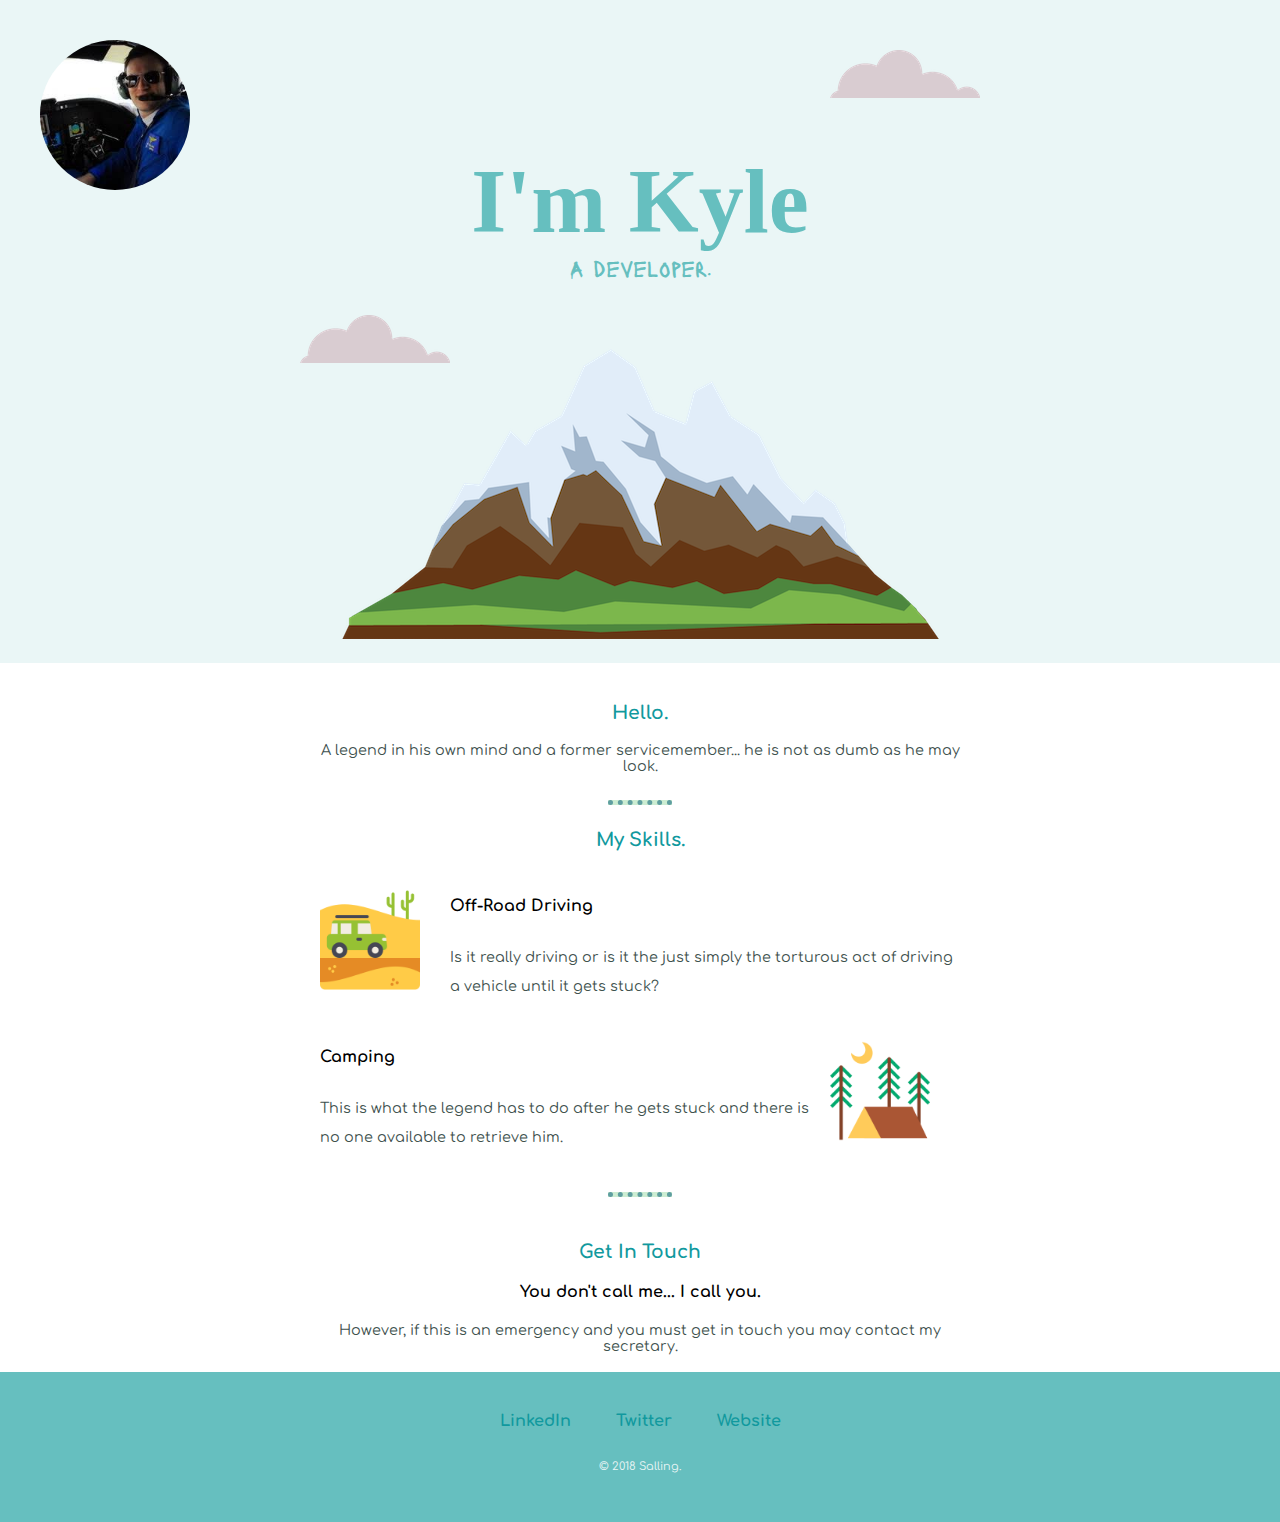
<file: index.html>
<!DOCTYPE html>
<html lang="en">
<head>
    <meta charset="UTF-8">
    <meta name="viewport" content="width=device-width, initial-scale=1.0">
    <title>Kyle Salling</title>
    <link rel="stylesheet" href="css/styles.css">
    <link rel="shortcut icon" href="images/favicon.ico" type="image/x-icon">
    <link href="https://fonts.googleapis.com/css?family=Comfortaa|Lacquer|Permanent+Marker&display=swap" rel="stylesheet">
</head>
<body>
    <div id="topContainer" class="squareDivs">
        <img id="profileImage" src="[data-uri]" alt="A Photo Of Kyle">
        <img class="topCloud" src="images/cloud.png" alt="Cloud Image">
        <h1>I'm Kyle</h1>
        <h2>A developer.</h2>
        <img class="bottomCloud" src="images/cloud.png" alt="Cloud Image">
        <img src="images/mountain.png" alt="Mountain Image">
    </div>
    <div class="middle-container">
        <div class="profile">
          
          <h3>Hello.</h3>
          <p class="profile-description">A legend in his own mind and a former servicemember... he is not as dumb as he may look.</p>
        </div>
        <hr>
        <div class="skills">
          <h3>My Skills.</h3>
          <div class="skill-row">
            <img class="skill-image" src="images/safari.png" alt="Offroad Vehicle Picture in the Desert">
            <h4>Off-Road Driving</h4>
            <p class="code-skill-description">Is it really driving or is it the just simply the torturous act of driving a vehicle until it gets stuck?</p>
          </div>
          <div class="skill-row">
            <img class="skill-image2" src="images/tent.png" alt="An icon of a tent in a forest under a partial moon">
            <h4>Camping</h4>
            <p class="code-skill-description2">This is what the legend has to do after he gets stuck and there is no one available to retrieve him.</p>
          </div>
        </div>
        <hr>
        <div class="contact-me">
          <h3>Get In Touch</h3>
          <h4>You don't call me... I call you.</h4>
          <p>However, if this is an emergency and you must get in touch you may contact my secretary.</p>
          <a class="btn" style="visibility: hidden;" href="mailto:name@email.com">CONTACT ME</a>
        </div>
      </div>
      
      
      <div class="bottom-container">
        <a class="footer-link" href="https://www.linkedin.com/">LinkedIn</a>
        <a class="footer-link" href="https://twitter.com/">Twitter</a>
        <a class="footer-link" href="https://www.appbrewery.co/">Website</a>
        <p class="footer-copy">© 2018 Salling.</p>
      </div>
</body>
</html>
</file>
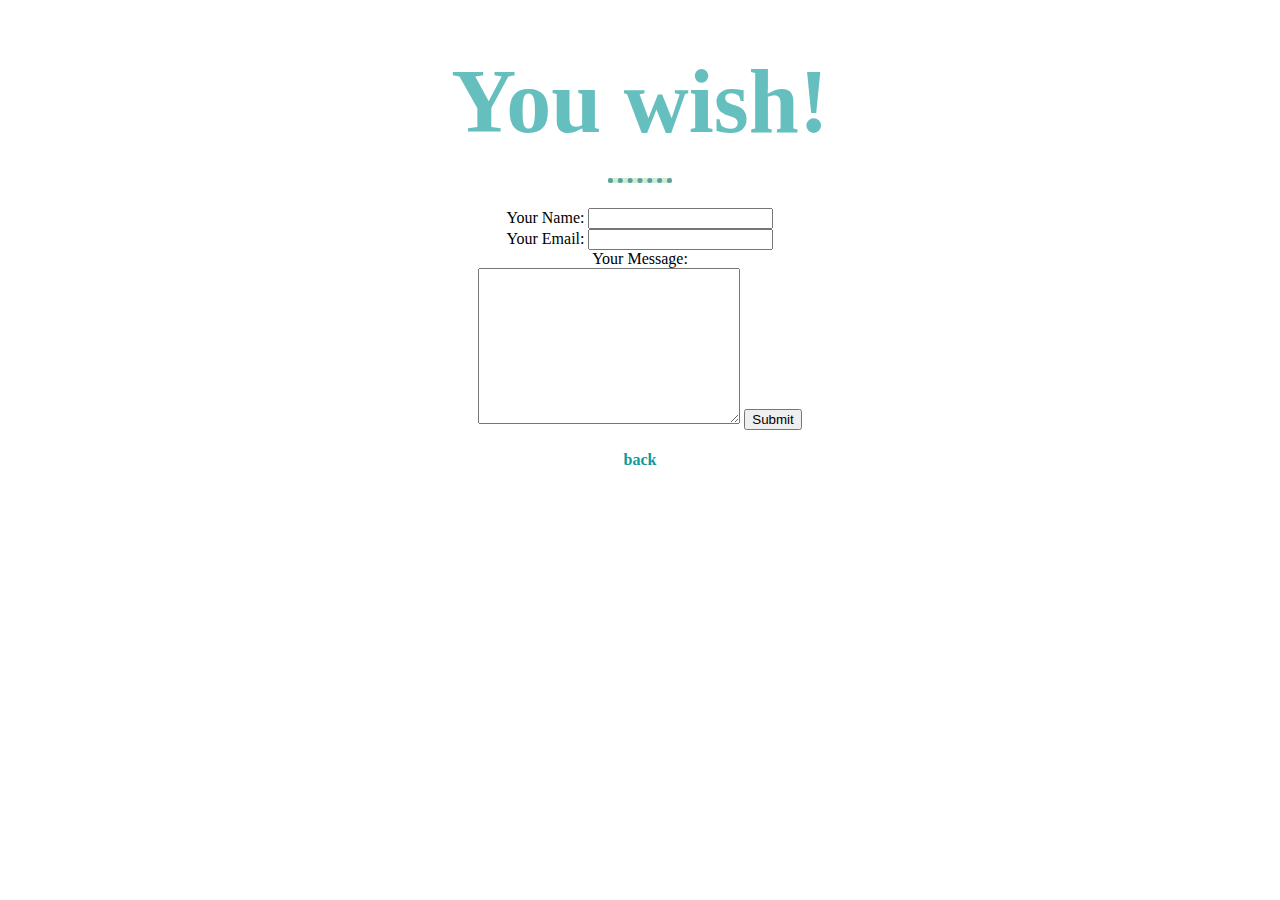
<file: contact.html>
<!DOCTYPE html>
<html lang="en">
<head>
    <meta charset="UTF-8">
    <meta name="viewport" content="width=device-width, initial-scale=1.0">
    <title>Document</title>
    <link rel="stylesheet" href="css/styles.css">
</head>
<body>
    <h1>You wish!</h1>
    <hr>
    <form action="mailto:test@test.com" method="post" enctype="text/plain">
        <label for="myName">Your Name:</label>
        <input type="text" name="myName"><br>
        <label for="">Your Email:</label>
        <input type="email" name="myEmail"><br>
        <label for="">Your Message:</label><br>
        <textarea name="" id="" cols="30" rows="10" name="myMessage"></textarea>
        <input type="submit">
    </form>


    <h4><a href="index.html">back</a></h4>
</body>
</html>
</file>
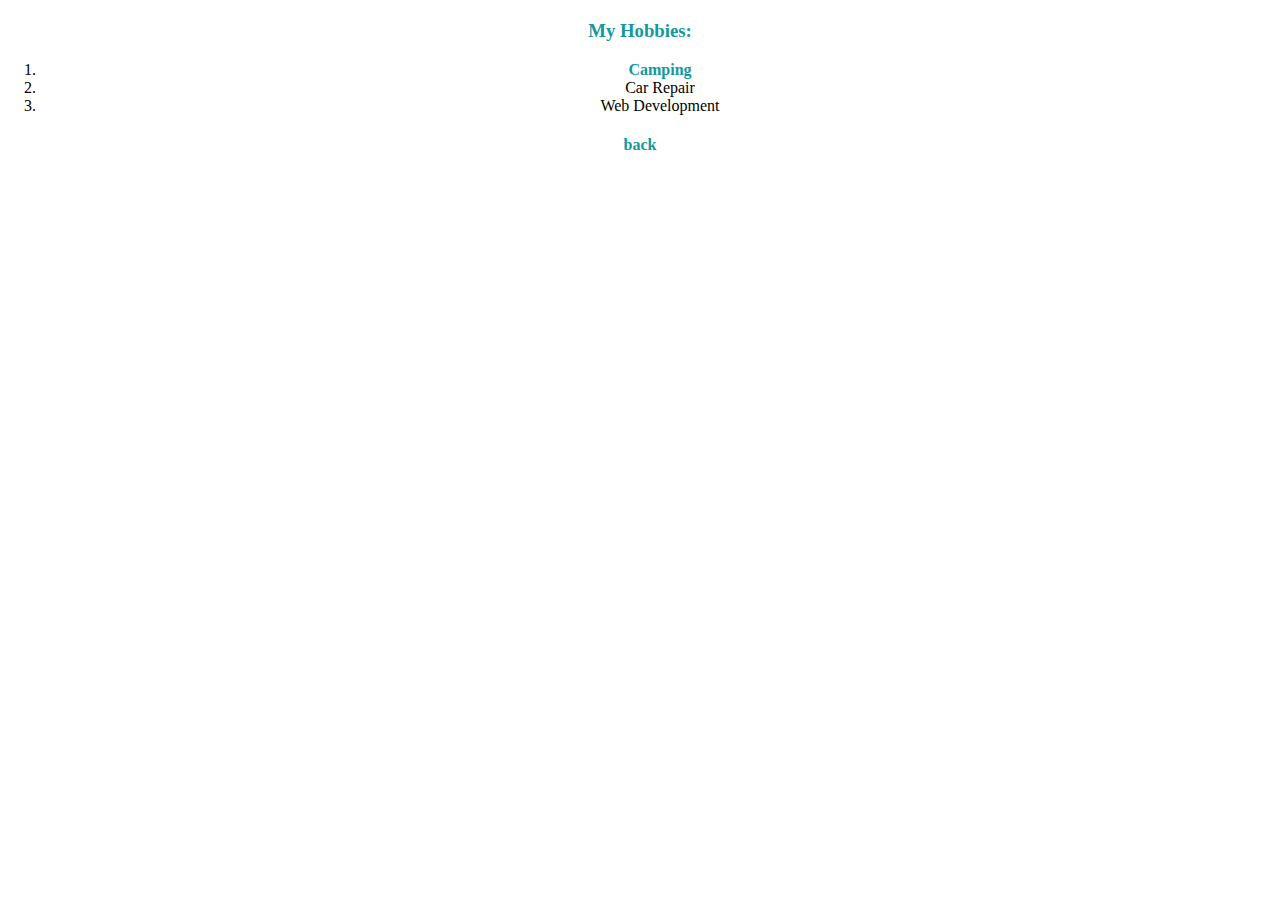
<file: hobbies.html>
<!DOCTYPE html>
<html lang="en">
<head>
    <meta charset="UTF-8">
    <meta name="viewport" content="width=device-width, initial-scale=1.0">
    <title>Document</title>
    <link rel="stylesheet" href="css/styles.css">
</head>
<body>
    <h3>My Hobbies:</h3>
    <ol>
        <li><strong><a href="camping.com">Camping</a></strong></li>
        <li>Car Repair</li>
        <li>Web Development</li>
    </ol>
    <h4><a href="index.html">back</a></h4>
</body>
</html>
</file>
<file: css/styles.css>
body {
    background-color: white;
    margin: 0;
    text-align: center;
    font-family: Verdana, Geneva, Tahoma, sans-serif;
    font-family: 'Comfortaa', cursive;
}

hr {
    border-style: none;
    border-top: dotted;
    background-color: #ccedd2;
    border-color: cadetblue;
    border-width: 5px;
    width: 5%;
    margin: 25px auto;
}

h1 {
    color: #66BFBF;
    font-size: 5.625rem;
    font-family: 'Permanent Marker', cursive;
    margin: 50px auto 0 auto;
}

h2 {
    color: #66BFBF;
    font-family: 'Lacquer', sans-serif;
    font-size: 1.5em;
    font-weight: normal;
    margin: 0;
}

h3 {
    color: #11999E;
    margin-top: 20px;
}

a {
    color: #11999E;
    text-decoration: none;
}

a:hover {
    color: #eaf6f6
}

p {
    font-size: 0.9rem;
    margin: 0;
    color: #40514E;
}

.squareDivs {
    height: 200px;
    width: 200px;
}

.topCloud {
    position: absolute;
    top: 50px;
    right: 300px;
}

.bottomCloud {
    position: absolute;
    left: 300px;
    bottom: 300px;
}

#profileImage {
    border-radius: 100%;
    height: 150px;
    position: absolute;
    top: 40px;
    left: 40px;
}

#topContainer {
    background-color: #EAF6F6;
    border: 0px solid black;
    margin: 0;
    padding: 20px;
    height: auto;
    width: auto;
    position: relative;
    padding-top: 100px;
}

.profile-description {
    width: 50%;
    display: inline-block;
}

.skill-image {
    height: 100px;
    margin-right: 30px;
    float: left;
}

.skill-image2 {
    height: 100px;
    margin-right: 30px;
    float: right;
}

.skill-row {
    width: 50%;
    margin: 40px auto;
    text-align: left;
    line-height: 2;
}


.middle-container {
    padding-top: 20px;
}

.bottom-container {
    width: 100%;
    height: 150px;
    background-color: #66BFBF;
}

.contact-me {
    width: 50%;
    display: inline-block;
}

.footer-link {
    color: #11999E;
    font-family: 'Comfortaa', cursive;
    font-weight: bold;
    position: relative;
    margin: 0 20px;
    top: 40px;
}

.footer-copy {
    font-size: 0.7rem;
    font-weight: normal;
    color: #EAF6F6;
    position: relative;
    top: 70px;
}
</file>
